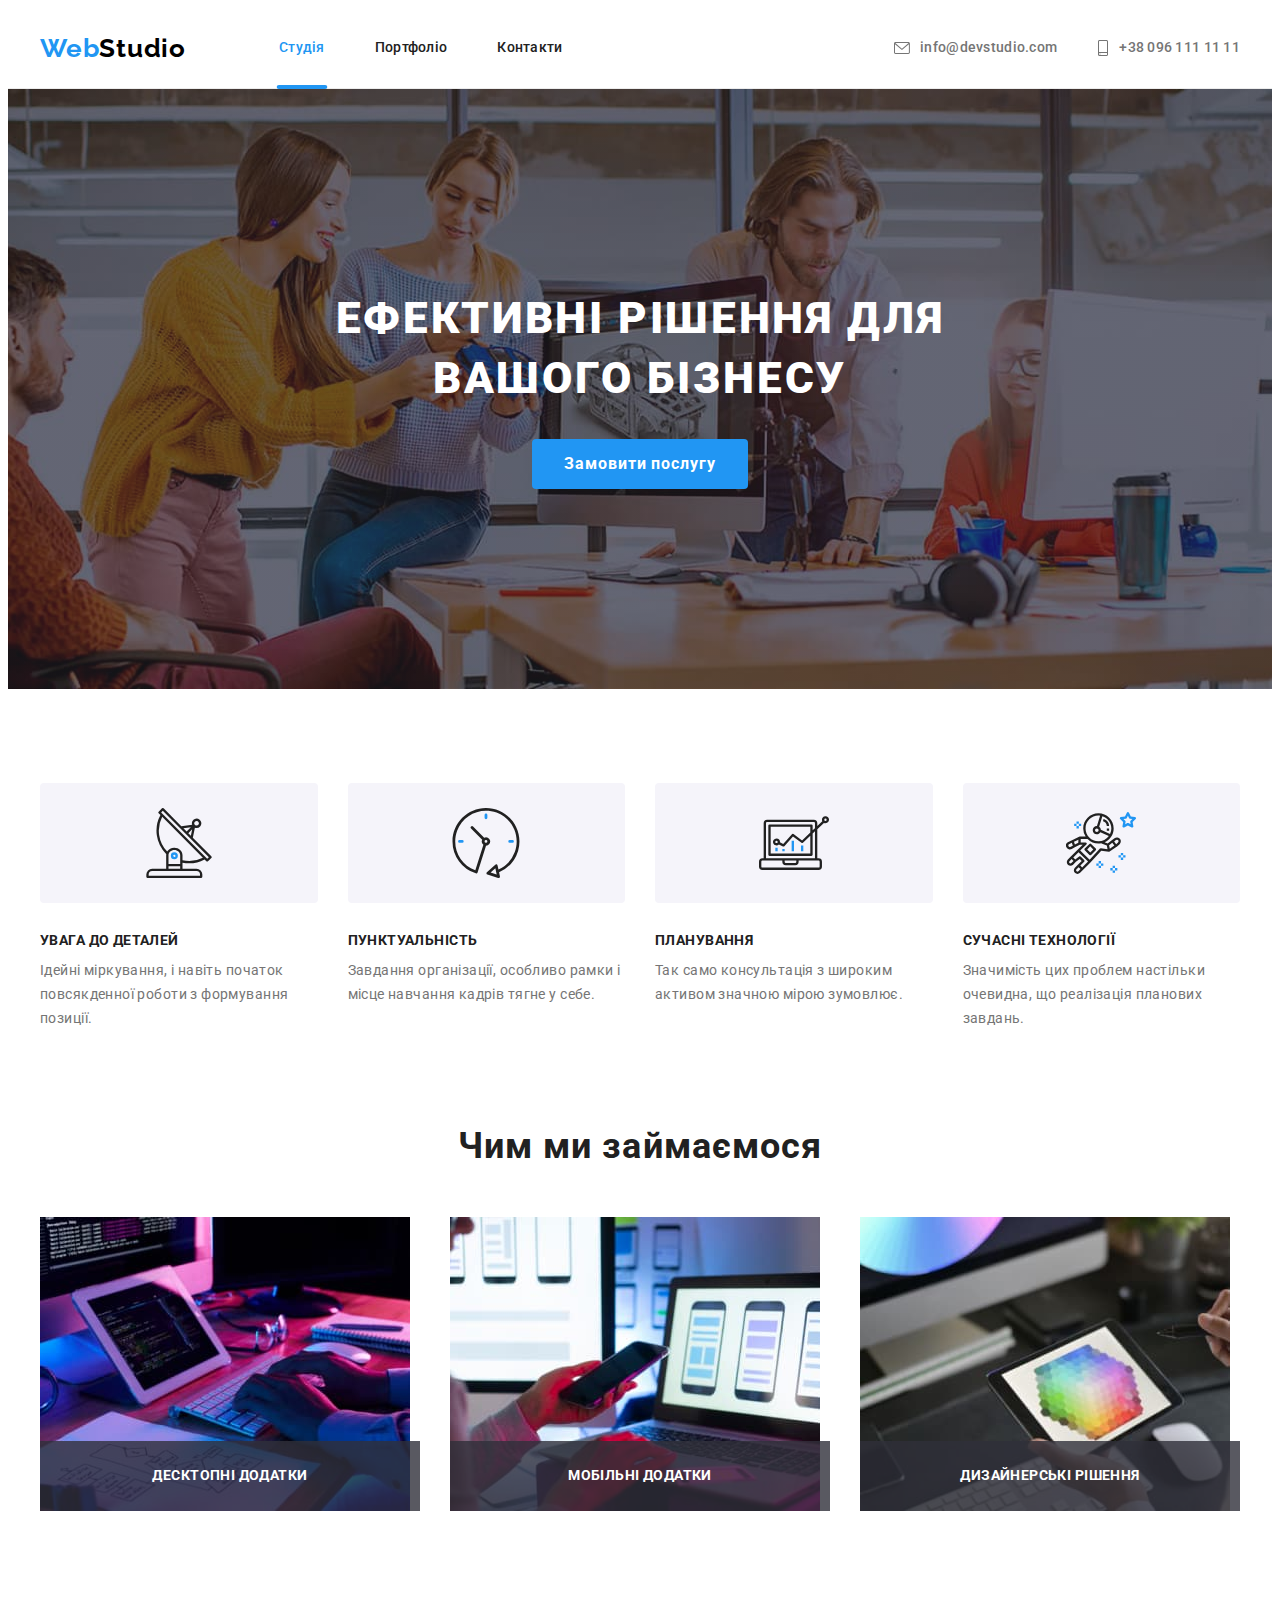
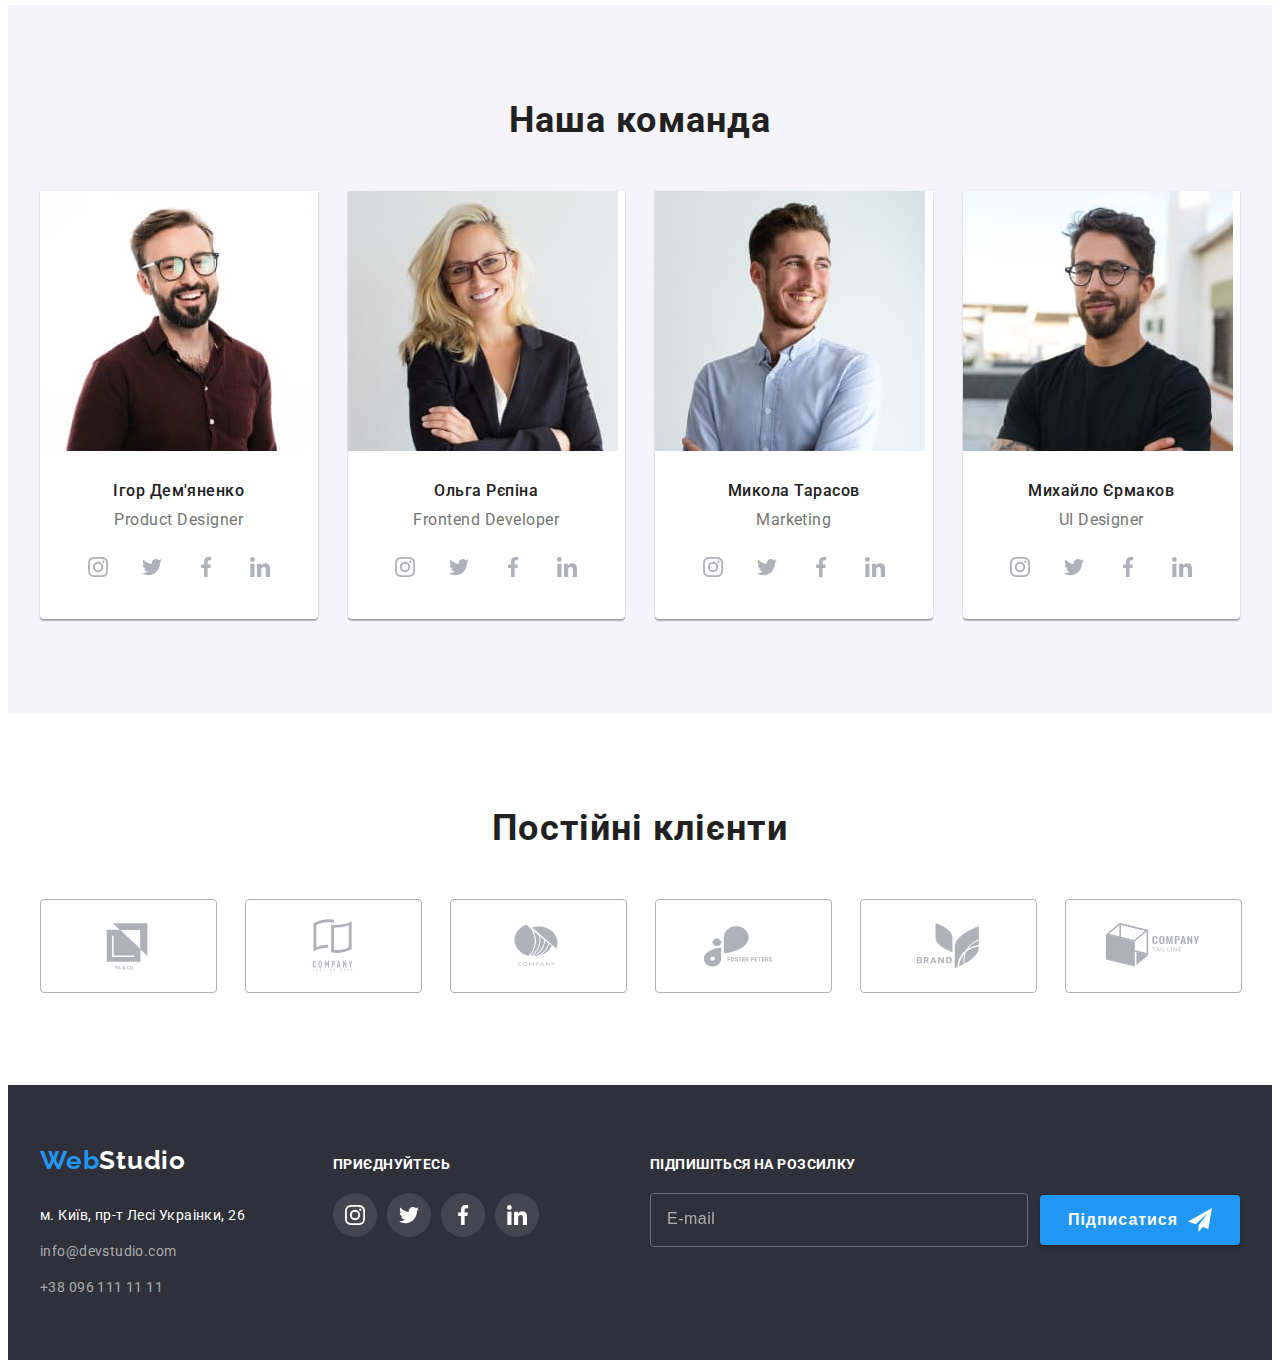
<file: index.html>
<!DOCTYPE html>
<html lang="uk">
  <head>
    <meta charset="UTF-8" />
    <meta http-equiv="X-UA-Compatible" content="IE=edge" />
    <meta name="viewport" content="width=device-width, initial-scale=1.0" />
    <title>Document</title>
    <link rel="preconnect" href="https://fonts.googleapis.com" />
    <link rel="preconnect" href="https://fonts.gstatic.com" crossorigin />
    <link
      href="https://fonts.googleapis.com/css2?family=Raleway:wght@700&family=Roboto:wght@400;500;700;900&display=swap"
      rel="stylesheet"
    />
    <link
      rel="stylesheet"
      href="https://cdnjs.cloudflare.com/ajax/libs/modern-normalize/1.1.0/modern-normalize.min.css"
      integrity="sha512-wpPYUAdjBVSE4KJnH1VR1HeZfpl1ub8YT/NKx4PuQ5NmX2tKuGu6U/JRp5y+Y8XG2tV+wKQpNHVUX03MfMFn9Q=="
      crossorigin="anonymous"
      referrerpolicy="no-referrer"
    />
    <link rel="stylesheet" href="./css/main.min.css" />
  </head>

  <body>
    <header class="page-header">
      <div class="container page-header__container">
        <nav class="navigation">
          <a href="./index.html" class="logo"
            ><span class="logo__accent">Web</span>Studio</a
          >
          <ul class="site-nav page-header__site-nav">
            <li class="site-nav__item">
              <a
                href="./index.html"
                class="site-nav__link--current"
                >Студія</a
              >
            </li>
            <li class="site-nav__item">
              <a href="./portfolio.html" class="site-nav__link">Портфоліо</a>
            </li>
            <li class="site-nav__item">
              <a href="#" class="site-nav__link">Контакти</a>
            </li>
          </ul>
        </nav>
        <ul class="connection-list page-header__connection-list">
          <li class="connection-list__item">
            <a
              href="mailto:info@devstudio.com"
              lang="en"
              class="connection-list__link"
            >
              <svg width="14" height="10" class="connection-list__icon envelope">
                <use href="./images/icons.svg#mail"></use>
              </svg>
              info@devstudio.com
            </a>
          </li>
          <li class="connection-list__item">
            <a href="tel:+380961111111" class="connection-list__link">
              <svg width="10" height="14" class="connection-list__icon phone">
                <use href="./images/icons.svg#phone"></use>
              </svg>
              +38 096 111 11 11
            </a>
          </li>
        </ul>
        <button type="button" class="button-menu" data-menu-open>
          <svg width="40" height="40">
            <use href="./images/icons.svg#open-menu"></use>
          </svg>
        </button>
      </div>
      <div class="mob-menu is-hidden" data-menu>
        <div class="menu-container">
          <div class="menu-container__top">
            <button type="button" class="mob-menu__close" data-menu-close>
              <svg width="40" height="40">
                <use href="./images/icons.svg#close-menu"></use>
              </svg>
            </button>
            <ul class="menu-nav">
              <li class="menu-nav__item">
                <a href="./index.html" class="menu-nav__link">Студія</a>
              </li>
              <li class="menu-nav__item">
                <a href="./portfolio.html" class="menu-nav__link">Портфоліо</a>
              </li>
              <li class="menu-nav__item">
                <a href="#" class="menu-nav__link">Контакти</a>
              </li>
            </ul>
          </div>
          <div class="menu-container__bottom">
            <a href="tel:+380961111111" class="mob-menu__phone">
              +38 096 111 11 11
            </a>
            <a
              href="mailto:info@devstudio.com"
              lang="en"
              class="mob-menu__email"
            >
              info@devstudio.com
            </a>
            <ul class="mob-social">
              <li class="mob-social__item">
                <a href="" target="_blank" class="mob-social__link"
                  >Instagram</a
                >
              </li>
              <li class="mob-social__item">
                <a href="" target="_blank" class="mob-social__link">Twitter</a>
              </li>
              <li class="mob-social__item">
                <a href="" target="_blank" class="mob-social__link">Facebook</a>
              </li>
              <li class="mob-social__item">
                <a href="" target="_blank" class="mob-social__link">LinkedIn</a>
              </li>
            </ul>
          </div>
        </div>
      </div>
    </header>
    <main>
      <!--                                   hero                                -->
      <section class="hero overlay">
        <div class="container">
          <h1 class="hero__title">Ефективні рішення для вашого бізнесу</h1>
          <button type="button" class="hero__button" data-modal-open>
            Замовити послугу
          </button>
        </div>
      </section>
      <!--                        особливість    переваги                        -->
      <section class="section feature">
        <div class="container feature__container">
          <h2 class="section__title visually-hidden">Наші переваги</h2>
          <ul class="benefits-list">
            <li class="benefits-list__item">
              <div class="benefits-list__icon">
                <svg width="70" height="70">
                  <use href="./images/icons.svg#antenna"></use>
                </svg>
              </div>
              <h3 class="benefits-list__title">Увага до деталей</h3>
              <p class="benefits-list__description">
                Ідейні міркування, і навіть початок повсякденної роботи з
                формування позиції.
              </p>
            </li>
            <li class="benefits-list__item">
              <div class="benefits-list__icon">
                <svg width="70" height="70">
                  <use href="./images/icons.svg#clock"></use>
                </svg>
              </div>
              <h3 class="benefits-list__title">Пунктуальність</h3>
              <p class="benefits-list__description">
                Завдання організації, особливо рамки і місце навчання кадрів
                тягне у себе.
              </p>
            </li>
            <li class="benefits-list__item">
              <div class="benefits-list__icon">
                <svg width="70" height="70">
                  <use href="./images/icons.svg#diagram"></use>
                </svg>
              </div>
              <h3 class="benefits-list__title">Планування</h3>
              <p class="benefits-list__description">
                Так само консультація з широким активом значною мірою зумовлює.
              </p>
            </li>
            <li class="benefits-list__item">
              <div class="benefits-list__icon">
                <svg width="70" height="70">
                  <use href="./images/icons.svg#astronaut"></use>
                </svg>
              </div>
              <h3 class="benefits-list__title">Сучасні технології</h3>
              <p class="benefits-list__description">
                Значимість цих проблем настільки очевидна, що реалізація
                планових завдань.
              </p>
            </li>
          </ul>
        </div>
      </section>
      <!--                             що ми робимо                              -->
      <section class="section our-works">
        <div class="container">
          <h2 class="section__title">Чим ми займаємося</h2>
          <ul class="works-list">
            <li class="works-list__item">
              <img
                srcset="
                  ./images/desktop-desktop.jpg            1x,
                  ./images/desktop-desktop@2x.jpg 2x
                "
                src="./images/desktop-desktop.jpg"
                media="(min-width: 1200px)"
                alt="розробка програм"
                width="370"
                height="294"
                class="works-list__picture"
              />
              <div class="works-list__thumb">
                <p class="works-list__direction">Десктопні додатки</p>
              </div>
            </li>
            <li class="works-list__item">
              <img
                srcset="
                  ./images/mobile-desktop.jpg            1x,
                  ./images/mobile-desktop@2x.jpg 2x
                "
                src="./images/mobile-desktop.jpg"
                alt="створення мобільних додатків"
                width="370"
                height="294"
                class="works-list__picture"
              />
              <div class="works-list__thumb">
                <p class="works-list__direction">Мобільні додатки</p>
              </div>
            </li>
            <li class="works-list__item">
              <img
              srcset="
              ./images/design-desktop.jpg            1x,
              ./images/design-desktop@2x.jpg 2x
            "
              src="./images/design-desktop.jpg"
              alt="розробка дизайну"
              width="370"
              height="294"
              class="works-list__picture"
            />
              <div class="works-list__thumb">
                <p class="works-list__direction">Дизайнерські рішення</p>
              </div>
            </li>
          </ul>
        </div>
      </section>
      <!--                                команда                         -->
      <section class="section our-team">
        <div class="container our-team__container">
          <h2 class="section__title">Наша команда</h2>
          <ul class="team-list">
            <li class="team-list__card">
              <picture>
                <source
                  srcset="
                    ./images/product-designer-desktop.jpg    1x,
                    ./images/product-designer-desktop@2x.jpg 2x
                  "
                  media="(min-width: 1200px)"
                />
                <source
                  srcset="
                    ./images/product-designer-tablet.jpg    1x,
                    ./images/product-designer-tablet@2x.jpg 2x
                  "
                  media="(min-width: 768px)"
                />
                <source
                  srcset="
                    ./images/product-designer-mobile.jpg    1x,
                    ./images/product-designer-mobile@2x.jpg 2x
                  "
                  media="(max-width: 767px)"
                />
                <img
                  src="./images/product-designer-mobile.jpg"
                  alt="на фото посміхається хлопець в коричневій рубашці та окулярах"
                  class="team-list__photo"
                />
              </picture>

              <div class="team-list__container">
                <h3 class="team-list__name">Ігор Дем'яненко</h3>
                <p lang="en" class="team-list__specialization">
                  Product Designer
                </p>
                <ul class="social-list">
                  <li class="social-list__item">
                    <a href="" target="_blank" class="social-list__link">
                      <svg width="20" height="20">
                        <use href="./images/icons.svg#instagram"></use>
                      </svg>
                    </a>
                  </li>
                  <li class="social-list__item">
                    <a href="" target="_blank" class="social-list__link">
                      <svg width="20" height="20">
                        <use href="./images/icons.svg#twitter"></use>
                      </svg>
                    </a>
                  </li>
                  <li class="social-list__item">
                    <a href="" target="_blank" class="social-list__link">
                      <svg width="20" height="20">
                        <use href="./images/icons.svg#facebook"></use>
                      </svg>
                    </a>
                  </li>
                  <li class="social-list__item">
                    <a href="" target="_blank" class="social-list__link">
                      <svg width="20" height="20">
                        <use href="./images/icons.svg#linkedin"></use>
                      </svg>
                    </a>
                  </li>
                </ul>
              </div>
            </li>
            <li class="team-list__card">
              <picture>
                <source
                  srcset="
                    ./images/frontend-developer-desktop.jpg    1x,
                    ./images/frontend-developer-desktop@2x.jpg 2x
                  "
                  media="(min-width: 1200px)"
                />
                <source
                  srcset="
                    ./images/frontend-developer-tablet.jpg    1x,
                    ./images/frontend-developer-tablet@2x.jpg 2x
                  "
                  media="(min-width: 768px)"
                />
                <source
                  srcset="
                    ./images/frontend-developer-mobile.jpg    1x,
                    ./images/frontend-developer-mobile@2x.jpg 2x
                  "
                  media="(max-width: 767px)"
                />
                <img
                  src="./images/frontend-developer-mobile.jpg"
                  alt="на фото задоволена та стильно одягнена білявка в окулярах"
                  class="team-list__photo"
                />
              </picture>
              <div class="team-list__container">
                <h3 class="team-list__name">Ольга Рєпіна</h3>
                <p lang="en" class="team-list__specialization">
                  Frontend Developer
                </p>
                <ul class="social-list">
                  <li class="social-list__item">
                    <a href="" target="_blank" class="social-list__link">
                      <svg width="20" height="20">
                        <use href="./images/icons.svg#instagram"></use>
                      </svg>
                    </a>
                  </li>
                  <li class="social-list__item">
                    <a href="" target="_blank" class="social-list__link">
                      <svg width="20" height="20">
                        <use href="./images/icons.svg#twitter"></use>
                      </svg>
                    </a>
                  </li>
                  <li class="social-list__item">
                    <a href="" target="_blank" class="social-list__link">
                      <svg width="20" height="20">
                        <use href="./images/icons.svg#facebook"></use>
                      </svg>
                    </a>
                  </li>
                  <li class="social-list__item">
                    <a href="" target="_blank" class="social-list__link">
                      <svg width="20" height="20">
                        <use href="./images/icons.svg#linkedin"></use>
                      </svg>
                    </a>
                  </li>
                </ul>
              </div>
            </li>
            <li class="team-list__card">
              <picture>
                <source
                  srcset="
                    ./images/marketing-desktop.jpg    1x,
                    ./images/marketing-desktop@2x.jpg 2x
                  "
                  media="(min-width: 1200px)"
                />
                <source
                  srcset="
                    ./images/marketing-tablet.jpg    1x,
                    ./images/marketing-tablet@2x.jpg 2x
                  "
                  media="(min-width: 768px)"
                />
                <source
                  srcset="
                    ./images/marketing-mobile.jpg    1x,
                    ./images/marketing-mobile@2x.jpg 2x
                  "
                  media="(max-width: 767px)"
                />
                <img
                  src="./images/marketing-mobile.jpg"
                  alt="на фото посміхається хлопець у світлій сорочці"
                  class="team-list__photo"
                />
              </picture>

              <div class="team-list__container">
                <h3 class="team-list__name">Микола Тарасов</h3>
                <p lang="en" class="team-list__specialization">Marketing</p>
                <ul class="social-list">
                  <li class="social-list__item">
                    <a href="" target="_blank" class="social-list__link">
                      <svg width="20" height="20">
                        <use href="./images/icons.svg#instagram"></use>
                      </svg>
                    </a>
                  </li>
                  <li class="social-list__item">
                    <a href="" target="_blank" class="social-list__link">
                      <svg width="20" height="20">
                        <use href="./images/icons.svg#twitter"></use>
                      </svg>
                    </a>
                  </li>
                  <li class="social-list__item">
                    <a href="" target="_blank" class="social-list__link">
                      <svg width="20" height="20">
                        <use href="./images/icons.svg#facebook"></use>
                      </svg>
                    </a>
                  </li>
                  <li class="social-list__item">
                    <a href="" target="_blank" class="social-list__link">
                      <svg width="20" height="20">
                        <use href="./images/icons.svg#linkedin"></use>
                      </svg>
                    </a>
                  </li>
                </ul>
              </div>
            </li>
            <li class="team-list__card">
              <picture>
                <source
                  srcset="
                    ./images/ui-designer-desktop.jpg    1x,
                    ./images/ui-designer-desktop@2x.jpg 2x
                  "
                  media="(min-width: 1200px)"
                />
                <source
                  srcset="
                    ./images/ui-designer-tablet.jpg    1x,
                    ./images/ui-designer-tablet@2x.jpg 2x
                  "
                  media="(min-width: 768px)"
                />
                <source
                  srcset="
                    ./images/ui-designer-mobile.jpg    1x,
                    ./images/ui-designer-mobile@2x.jpg 2x
                  "
                  media="(max-width: 767px)"
                />
                <img
                  src="./images/ui-designer-mobile.jpg"
                  alt="на фото хлопець у чорній футболці та окулярах з загадковим поглядом"
                  class="team-list__photo"
                />
              </picture>

              <div class="team-list__container">
                <h3 class="team-list__name">Михайло Єрмаков</h3>
                <p lang="en" class="team-list__specialization">UI Designer</p>
                <ul class="social-list">
                  <li class="social-list__item">
                    <a href="" target="_blank" class="social-list__link">
                      <svg width="20" height="20">
                        <use href="./images/icons.svg#instagram"></use>
                      </svg>
                    </a>
                  </li>
                  <li class="social-list__item">
                    <a href="" target="_blank" class="social-list__link">
                      <svg width="20" height="20">
                        <use href="./images/icons.svg#twitter"></use>
                      </svg>
                    </a>
                  </li>
                  <li class="social-list__item">
                    <a href="" target="_blank" class="social-list__link">
                      <svg width="20" height="20">
                        <use href="./images/icons.svg#facebook"></use>
                      </svg>
                    </a>
                  </li>
                  <li class="social-list__item">
                    <a href="" target="_blank" class="social-list__link">
                      <svg width="20" height="20">
                        <use href="./images/icons.svg#linkedin"></use>
                      </svg>
                    </a>
                  </li>
                </ul>
              </div>
            </li>
          </ul>
        </div>
      </section>

      <!--                             постійні клієнти                   -->

      <section class="section">
        <div class="container">
          <h2 class="section__title">Постійні клієнти</h2>
          <ul class="client-list">
            <li class="client-list__item">
              <a href="" class="client-list__link">
                <svg width="106" height="60">
                  <use href="./images/icons.svg#yaco"></use>
                </svg>
              </a>
            </li>
            <li class="client-list__item">
              <a href="" class="client-list__link">
                <svg width="106" height="60">
                  <use href="./images/icons.svg#tagline-here"></use>
                </svg>
              </a>
            </li>
            <li class="client-list__item">
              <a href="" class="client-list__link">
                <svg width="106" height="60">
                  <use href="./images/icons.svg#company"></use>
                </svg>
              </a>
            </li>
            <li class="client-list__item">
              <a href="" class="client-list__link">
                <svg width="106" height="60">
                  <use href="./images/icons.svg#foster-peters"></use>
                </svg>
              </a>
            </li>
            <li class="client-list__item">
              <a href="" class="client-list__link">
                <svg width="106" height="60">
                  <use href="./images/icons.svg#brand"></use>
                </svg>
              </a>
            </li>
            <li class="client-list__item">
              <a href="" class="client-list__link">
                <svg width="106" height="60">
                  <use href="./images/icons.svg#tag-line"></use>
                </svg>
              </a>
            </li>
          </ul>
        </div>
      </section>
    </main>

    <!--                                    футер                         -->

    <footer class="page-footer">
      <div class="container page-footer__container">
        <div class="page-footer__contacts">
          <a href="./index.html" class="logo logo--white"
            ><span class="logo__accent">Web</span>Studio</a
          >
          <address class="page-footer__our-contacts">
            <ul class="contacts-list">
              <li class="contacts-list__item">
                <a
                  href="https://goo.gl/maps/CPtrU1FHBa2aNyZL9"
                  target="_blank"
                  rel="noopener noreferrer nofollow"
                  class="contacts-list__link contacts-list__link--highlighter"
                  >м. Київ, пр-т Лесі Украінки, 26</a
                >
              </li>
              <li class="contacts-list__item">
                <a
                  href="mailto:info@devstudio.com"
                  lang="en"
                  class="contacts-list__link"
                  >info@devstudio.com</a
                >
              </li>
              <li class="contacts-list__item">
                <a href="tel:+380961111111" class="contacts-list__link"
                  >+38 096 111 11 11</a
                >
              </li>
            </ul>
          </address>
        </div>

        <div class="page-footer__join">
          <span class="page-footer__proposal">приєднуйтесь</span>
          <ul class="social-list">
            <li class="social-list__item">
              <a
                href=""
                target="_blank"
                class="social-list__link social-list__link--dark"
              >
                <svg width="20" height="20">
                  <use href="./images/icons.svg#instagram"></use>
                </svg>
              </a>
            </li>
            <li class="social-list__item">
              <a
                href=""
                target="_blank"
                class="social-list__link social-list__link--dark"
              >
                <svg width="20" height="20">
                  <use href="./images/icons.svg#twitter"></use>
                </svg>
              </a>
            </li>
            <li class="social-list__item">
              <a
                href=""
                target="_blank"
                class="social-list__link social-list__link--dark"
              >
                <svg width="20" height="20">
                  <use href="./images/icons.svg#facebook"></use>
                </svg>
              </a>
            </li>
            <li class="social-list__item">
              <a
                href=""
                target="_blank"
                class="social-list__link social-list__link--dark"
              >
                <svg width="20" height="20">
                  <use href="./images/icons.svg#linkedin"></use>
                </svg>
              </a>
            </li>
          </ul>
        </div>

        <div class="page-footer__subscribe">
          <span class="page-footer__proposal">підпишіться на розсилку</span>
          <form class="form-subscribe">
            <input
              type="email"
              name="e-mail"
              aria-label="email"
              placeholder="E-mail"
              class="form-subscribe__input"
            />
            <button type="submit" class="form-subscribe__button">
              підписатися
              <svg width="24" height="24">
                <use href="./images/icons.svg#icon-send"></use>
              </svg>
            </button>
          </form>
        </div>
      </div>
    </footer>

    <!--                           бекдроп та модальне вікно              -->

    <div class="backdrop is-hidden" data-modal>
      <div class="modal">
        <button type="button" class="modal__close" data-modal-close>
          <svg width="18" height="18">
            <use href="./images/icons.svg#close"></use>
          </svg>
        </button>

        <!--                          форма модального вікна              -->

        <form class="order-form">
          <p class="order-form__title">
            Залиште свої дані, ми вам передзвонимо
          </p>
          <div class="order-form__group">
            <div class="order-form__item">
              <label for="user-name" class="order-form__label">Ім'я</label>
              <div class="order-form__thumb">
                <input
                  type="text"
                  name="name"
                  id="user-name"
                  class="order-form__input"
                />
                <svg width="18" height="18" class="order-form__icon">
                  <use href="./images/icons.svg#icon-person"></use>
                </svg>
              </div>
            </div>
            <div class="order-form__item">
              <label for="user-tel" class="order-form__label">Телефон</label>
              <div class="order-form__thumb">
                <input
                  type="tel"
                  name="phone"
                  id="user-tel"
                  class="order-form__input"
                />
                <svg width="18" height="18" class="order-form__icon">
                  <use href="./images/icons.svg#icon-phone"></use>
                </svg>
              </div>
            </div>
            <div class="order-form__item">
              <label for="user-email" class="order-form__label">Пошта</label>
              <div class="order-form__thumb">
                <input
                  type="email"
                  name="e-mail"
                  id="user-email"
                  class="order-form__input"
                />
                <svg width="18" height="18" class="order-form__icon">
                  <use href="./images/icons.svg#icon-email"></use>
                </svg>
              </div>
            </div>
            <div class="order-form__item">
              <label for="user-comment" class="order-form__label"
                >Коментар</label
              >
              <textarea
                name="comment"
                id="user-comment"
                placeholder="Введіть текст"
                class="order-form__input order-form__input--comment"
              ></textarea>
            </div>
          </div>
          <div class="rules">
            <input
              type="checkbox"
              name="accept"
              value="accept"
              id="accept"
              class="rules__accept visually-hidden"
            />
            <label for="accept" class="rules__description">
              <span class="rules__checkbox">
                <svg width="16" height="15">
                  <use href="./images/icons.svg#icon-accept"></use>
                </svg>
              </span>
              <span>
                Погоджуюся з розсилкою та приймаю
              <a href="#" class="rules__contract">Умови договору</a>
              </span>
            </label>
          </div>
          <button type="submit" class="order-form__submit">Відправити</button>
        </form>
      </div>
    </div>
    <script src="./js/mobile-menu.js"></script>
    <script src="./js/modal.js"></script>
  </body>
</html>
</file>
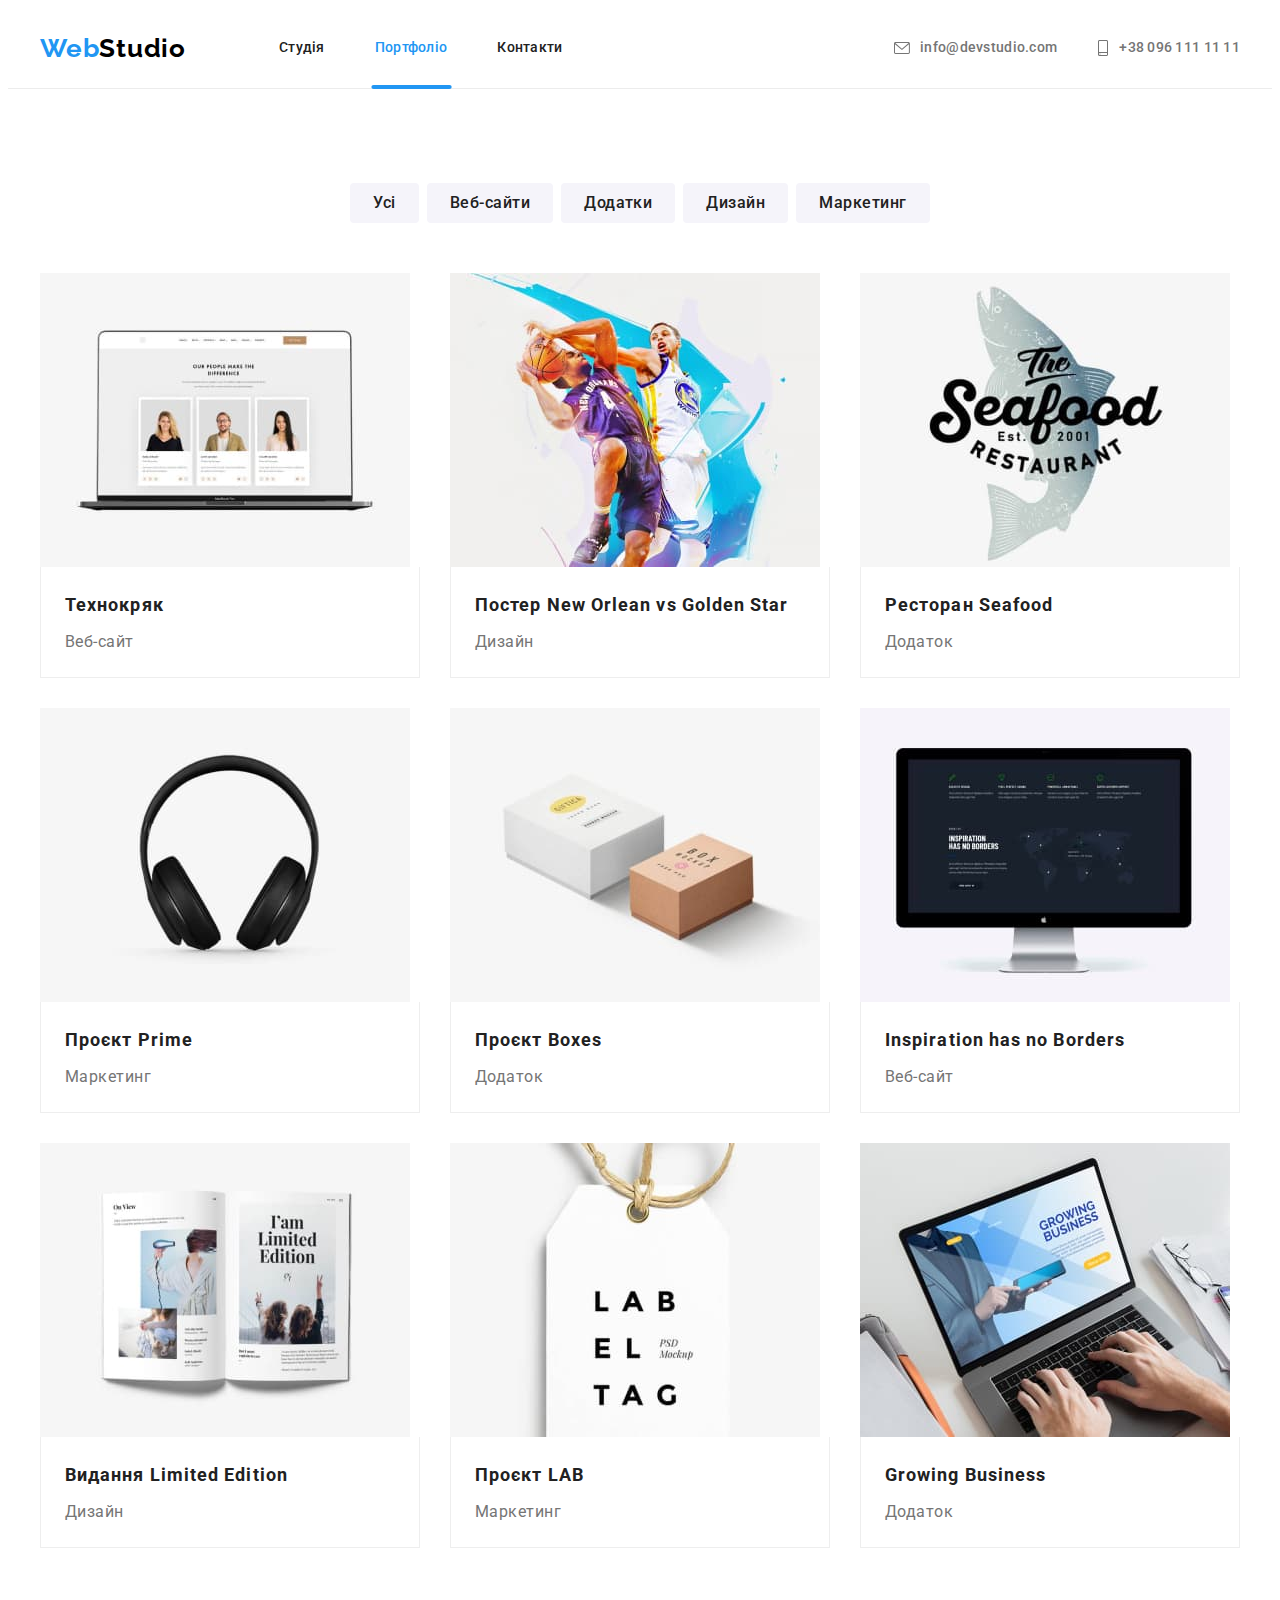
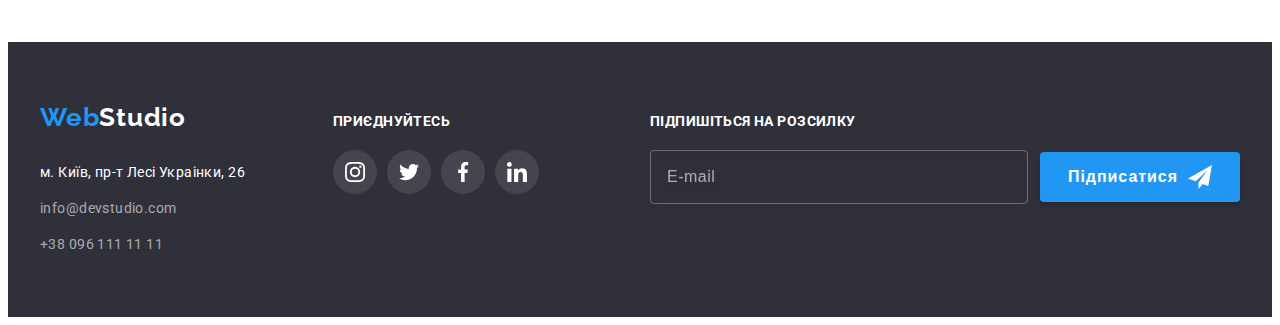
<file: portfolio.html>
<!DOCTYPE html>
<html lang="uk">
  <head>
    <meta charset="UTF-8" />
    <meta http-equiv="X-UA-Compatible" content="IE=edge" />
    <meta name="viewport" content="width=device-width, initial-scale=1.0" />
    <title>Portfolio</title>
    <link rel="preconnect" href="https://fonts.googleapis.com" />
    <link rel="preconnect" href="https://fonts.gstatic.com" crossorigin />
    <link
      href="https://fonts.googleapis.com/css2?family=Raleway:wght@700&family=Roboto:wght@400;500;700;900&display=swap"
      rel="stylesheet"
    />
    <link
      rel="stylesheet"
      href="https://cdnjs.cloudflare.com/ajax/libs/modern-normalize/1.1.0/modern-normalize.min.css"
      integrity="sha512-wpPYUAdjBVSE4KJnH1VR1HeZfpl1ub8YT/NKx4PuQ5NmX2tKuGu6U/JRp5y+Y8XG2tV+wKQpNHVUX03MfMFn9Q=="
      crossorigin="anonymous"
      referrerpolicy="no-referrer"
    />
    <link rel="stylesheet" href="./css/main.min.css" />
  </head>

  <body>
  <header class="page-header">
    <div class="container page-header__container">
      <nav class="navigation">
        <a href="./index.html" class="logo"><span class="logo__accent">Web</span>Studio</a>
        <ul class="site-nav page-header__site-nav">
          <li class="site-nav__item">
            <a href="./index.html" class="site-nav__link">Студія</a>
          </li>
          <li class="site-nav__item">
            <a href="./portfolio.html" class="site-nav__link--current">Портфоліо</a>
          </li>
          <li class="site-nav__item">
            <a href="#" class="site-nav__link">Контакти</a>
          </li>
        </ul>
      </nav>
      <ul class="connection-list page-header__connection-list">
        <li class="connection-list__item">
          <a href="mailto:info@devstudio.com" lang="en" class="connection-list__link">
            <svg width="14" height="10" class="connection-list__icon envelope">
              <use href="./images/icons.svg#mail"></use>
            </svg>
            info@devstudio.com
          </a>
        </li>
        <li class="connection-list__item">
          <a href="tel:+380961111111" class="connection-list__link">
            <svg width="10" height="14" class="connection-list__icon phone">
              <use href="./images/icons.svg#phone"></use>
            </svg>
            +38 096 111 11 11
          </a>
        </li>
      </ul>
      <button type="button" class="button-menu" data-menu-open>
        <svg width="40" height="40">
          <use href="./images/icons.svg#open-menu"></use>
        </svg>
      </button>
    </div>
    <div class="mob-menu is-hidden" data-menu>
      <div class="menu-container">
        <div class="menu-container__top">
          <button type="button" class="mob-menu__close" data-menu-close>
            <svg width="40" height="40">
              <use href="./images/icons.svg#close-menu"></use>
            </svg>
          </button>
          <ul class="menu-nav">
            <li class="menu-nav__item">
              <a href="./index.html" class="menu-nav__link">Студія</a>
            </li>
            <li class="menu-nav__item">
              <a href="./portfolio.html" class="menu-nav__link">Портфоліо</a>
            </li>
            <li class="menu-nav__item">
              <a href="#" class="menu-nav__link">Контакти</a>
            </li>
          </ul>
        </div>
        <div class="menu-container__bottom">
          <a href="tel:+380961111111" class="mob-menu__phone">
            +38 096 111 11 11
          </a>
          <a href="mailto:info@devstudio.com" lang="en" class="mob-menu__email">
            info@devstudio.com
          </a>
          <ul class="mob-social">
            <li class="mob-social__item">
              <a href="" target="_blank" class="mob-social__link">Instagram</a>
            </li>
            <li class="mob-social__item">
              <a href="" target="_blank" class="mob-social__link">Twitter</a>
            </li>
            <li class="mob-social__item">
              <a href="" target="_blank" class="mob-social__link">Facebook</a>
            </li>
            <li class="mob-social__item">
              <a href="" target="_blank" class="mob-social__link">LinkedIn</a>
            </li>
          </ul>
        </div>
      </div>
    </div>
  </header>
    <main>
      <section class="section our-portfolio">
        <div class="container">
          <h1 class="section-title visually-hidden">Наші проєкти</h1>
          <ul class="filter our-portfolio__filter">
            <li class="filter__item">
              <button type="button" class="filter__button">Усі</button>
            </li>
            <li class="filter__item">
              <button type="button" class="filter__button">Веб-сайти</button>
            </li>
            <li class="filter__item">
              <button type="button" class="filter__button">Додатки</button>
            </li>
            <li class="filter__item">
              <button type="button" class="filter__button">Дизайн</button>
            </li>
            <li class="filter__item">
              <button type="button" class="filter__button">Маркетинг</button>
            </li>
          </ul>
          <ul class="portfolio">
            <li class="portfolio__card">
              <a href="" class="portfolio__link">
                <div class="portfolio__thumb">
                  <picture>
                    <source srcset="
                          ./images/tehnokriak-desk.jpg    1x,
                          ./images/tehnokriak-desk@2x.jpg 2x
                           " media="(min-width: 1200px)" />
                    <source srcset="
                        ./images/tehnokriak-tab.jpg    1x,
                        ./images/tehnokriak-tab@2x.jpg 2x
                           " media="(min-width: 768px)" />
                    <source srcset="
                        ./images/tehnokriak-mob.jpg    1x,
                        ./images/tehnokriak-mob@2x.jpg 2x
                           " media="(max-width: 767px)" />
                   <img
                      src="./images/tehnokriak-mob.jpg"
                      alt="на фото відкритий ноутбук на якому зображено дві жінки та чоловік"
                      class="portfolio__picture"
                    />
                  </picture>
                  <p class="portfolio__description">
                    Ресурс пропонує комплексні пропозиції з різним рівнем
                    функціоналу та сервісів. Все це дозволить відвідувачу
                    отримати вичерпні відомості про компанію чи приватну особу.
                  </p>
                </div>
                <div class="portfolio__container">
                  <h2 class="portfolio__project">Технокряк</h2>
                  <p class="portfolio__category">Веб-сайт</p>
                </div>
              </a>
            </li>
            <li class="portfolio__card">
              <a href="" class="portfolio__link">
                <div class="portfolio__thumb">
                  <picture>
                    <source srcset="
                            ./images/poster-new-orlean-vs-golden-star-desk.jpg    1x,
                            ./images/poster-new-orlean-vs-golden-star-desk@2x.jpg 2x
                          " media="(min-width: 1200px)" />
                    <source srcset="
                          ./images/poster-new-orlean-vs-golden-star-tab.jpg    1x,
                          ./images/poster-new-orlean-vs-golden-star-tab@2x.jpg 2x
                          " media="(min-width: 768px)" />
                    <source srcset="
                          ./images/poster-new-orlean-vs-golden-star-mob.jpg    1x,
                          ./images/poster-new-orlean-vs-golden-star-mob@2x.jpg 2x
                          " media="(max-width: 767px)" />
                    <img src="./images/poster-new-orlean-vs-golden-star-mob.jpg" alt="на фото зображено постер з двома баскетболістами"
                      class="portfolio__picture" />
                  </picture>
                  <p class="portfolio__description">
                    Ресурс пропонує комплексні пропозиції з різним рівнем
                    функціоналу та сервісів. Все це дозволить відвідувачу
                    отримати вичерпні відомості про компанію чи приватну особу.
                  </p>
                </div>
                <div class="portfolio__container">
                  <h2 class="portfolio__project">
                    Постер New Orlean vs Golden Star
                  </h2>
                  <p class="portfolio__category">Дизайн</p>
                </div>
              </a>
            </li>
            <li class="portfolio__card">
              <a href="" class="portfolio__link">
                <div class="portfolio__thumb">
                  <picture>
                    <source srcset="
                          ./images/restaurant-seafood-desk.jpg    1x,
                          ./images/restaurant-seafood-desk@2x.jpg 2x
                         " media="(min-width: 1200px)" />
                    <source srcset="
                        ./images/restaurant-seafood-tab.jpg    1x,
                        ./images/restaurant-seafood-tab@2x.jpg 2x
                         " media="(min-width: 768px)" />
                    <source srcset="
                        ./images/restaurant-seafood-mob.jpg    1x,
                        ./images/restaurant-seafood-mob@2x.jpg 2x
                         " media="(max-width: 767px)" />
                     <img src="./images/restaurant-seafood-mob.jpg " 
                          alt="на фото зображено рибу та назву ресторану" 
                          class="portfolio__picture" />
                  </picture>
                  <p class="portfolio__description">
                    Ресурс пропонує комплексні пропозиції з різним рівнем
                    функціоналу та сервісів. Все це дозволить відвідувачу
                    отримати вичерпні відомості про компанію чи приватну особу.
                  </p>
                </div>
                <div class="portfolio__container">
                  <h2 class="portfolio__project">Ресторан Seafood</h2>
                  <p class="portfolio__category">Додаток</p>
                </div>
              </a>
            </li>
            <li class="portfolio__card">
              <a href="" class="portfolio__link">
                <div class="portfolio__thumb">
                  <picture>
                    <source srcset="
                          ./images/project-prime-desk.jpg    1x,
                          ./images/project-prime-desk@2x.jpg 2x
                          " media="(min-width: 1200px)" />
                    <source srcset="
                          ./images/project-prime-tab.jpg    1x,
                          ./images/project-prime-tab@2x.jpg 2x
                          " media="(min-width: 768px)" />
                    <source srcset="
                          ./images/project-prime-mob.jpg    1x,
                          ./images/project-prime-mob@2x.jpg 2x
                          " media="(max-width: 767px)" />
                    <img src="./images/project-prime-mob.jpg" 
                         alt="на фото зображені бездротові навушники" 
                         class="portfolio__picture" />
                  </picture>
                  <p class="portfolio__description">
                    Ресурс пропонує комплексні пропозиції з різним рівнем
                    функціоналу та сервісів. Все це дозволить відвідувачу
                    отримати вичерпні відомості про компанію чи приватну особу.
                  </p>
                </div>
                <div class="portfolio__container">
                  <h2 class="portfolio__project">Проєкт Prime</h2>
                  <p class="portfolio__category">Маркетинг</p>
                </div>
              </a>
            </li>
            <li class="portfolio__card">
              <a href="" class="portfolio__link">
                <div class="portfolio__thumb">
                  <picture>
                    <source srcset="
                      ./images/project-boxes-desk.jpg    1x,
                      ./images/project-boxes-desk@2x.jpg 2x
                      " media="(min-width: 1200px)" />
                    <source srcset="
                      ./images/project-boxes-tab.jpg    1x,
                      ./images/project-boxes-tab@2x.jpg 2x
                       " media="(min-width: 768px)" />
                    <source srcset="
                      ./images/project-boxes-mob.jpg    1x,
                      ./images/project-boxes-mob@2x.jpg 2x
                      " media="(max-width: 767px)" />
                    <img src="./images/project-boxes-mob.jpg" alt="на фото зображено біла і коричнева коробки" class="portfolio__picture" />
                  </picture>
                  <p class="portfolio__description">
                    Ресурс пропонує комплексні пропозиції з різним рівнем
                    функціоналу та сервісів. Все це дозволить відвідувачу
                    отримати вичерпні відомості про компанію чи приватну особу.
                  </p>
                </div>
                <div class="portfolio__container">
                  <h2 class="portfolio__project">Проєкт Boxes</h2>
                  <p class="portfolio__category">Додаток</p>
                </div>
              </a>
            </li>
            <li class="portfolio__card">
              <a href="" class="portfolio__link">
                <div class="portfolio__thumb">
                  <picture>
                    <source srcset="
                          ./images/inspiration-has-no-borders-desk.jpg    1x,
                          ./images/inspiration-has-no-borders-desk@2x.jpg 2x
                          " media="(min-width: 1200px)" />
                    <source srcset="
                          ./images/inspiration-has-no-borders-tab.jpg    1x,
                          ./images/inspiration-has-no-borders-tab@2x.jpg 2x
                          " media="(min-width: 768px)" />
                    <source srcset="
                          ./images/inspiration-has-no-borders-mob.jpg    1x,
                          ./images/inspiration-has-no-borders-mob@2x.jpg 2x
                          " media="(max-width: 767px)" />
                    <img src="./images/inspiration-has-no-borders-mob.jpg" alt="на фото монітор apple на якому зображено карту світу"
                      class="portfolio__picture" />
                  </picture>
                  <p class="portfolio__description">
                    Ресурс пропонує комплексні пропозиції з різним рівнем
                    функціоналу та сервісів. Все це дозволить відвідувачу
                    отримати вичерпні відомості про компанію чи приватну особу.
                  </p>
                </div>
                <div class="portfolio__container">
                  <h2 class="portfolio__project">Inspiration has no Borders</h2>
                  <p class="portfolio__category">Веб-сайт</p>
                </div>
              </a>
            </li>
            <li class="portfolio__card">
              <a href="" class="portfolio__link">
                <div class="portfolio__thumb">
                  <picture>
                    <source srcset="
                              ./images/publishing-house-limited-edition-desk.jpg    1x,
                              ./images/publishing-house-limited-edition-desk@2x.jpg 2x
                           " media="(min-width: 1200px)" />
                    <source srcset="
                             ./images/publishing-house-limited-edition-tab.jpg    1x,
                             ./images/publishing-house-limited-edition-tab@2x.jpg 2x
                           " media="(min-width: 768px)" />
                    <source srcset="
                             ./images/publishing-house-limited-edition-mob.jpg    1x,
                             ./images/publishing-house-limited-edition-mob@2x.jpg 2x
                           " media="(max-width: 767px)" />
                    <img src="./images/publishing-house-limited-edition-mob.jpg" alt="на фото відкрита книга"
                      class="portfolio__picture" />
                  </picture>
                  <p class="portfolio__description">
                    Ресурс пропонує комплексні пропозиції з різним рівнем
                    функціоналу та сервісів. Все це дозволить відвідувачу
                    отримати вичерпні відомості про компанію чи приватну особу.
                  </p>
                </div>
                <div class="portfolio__container">
                  <h2 class="portfolio__project">Видання Limited Edition</h2>
                  <p class="portfolio__category">Дизайн</p>
                </div>
              </a>
            </li>
            <li class="portfolio__card">
              <a href="" class="portfolio__link">
                <div class="portfolio__thumb">
                  <picture>
                    <source srcset="
                               ./images/project-lab-desk.jpg    1x,
                               ./images/project-lab-desk@2x.jpg 2x
                           " media="(min-width: 1200px)" />
                    <source srcset="
                             ./images/project-lab-tab.jpg    1x,
                             ./images/project-lab-tab@2x.jpg 2x
                           " media="(min-width: 768px)" />
                    <source srcset="
                             ./images/project-lab-mob.jpg    1x,
                             ./images/project-lab-mob@2x.jpg 2x
                           " media="(max-width: 767px)" />
                  <img src="./images/project-lab-mob.jpg" alt="на фото зображена паперова лейба з написом LAB EL TAG"
                    class="portfolio__picture" />
                  </picture>
                  <p class="portfolio__description">
                    Ресурс пропонує комплексні пропозиції з різним рівнем
                    функціоналу та сервісів. Все це дозволить відвідувачу
                    отримати вичерпні відомості про компанію чи приватну особу.
                  </p>
                </div>
                <div class="portfolio__container">
                  <h2 class="portfolio__project">Проєкт LAB</h2>
                  <p class="portfolio__category">Маркетинг</p>
                </div>
              </a>
            </li>
            <li class="portfolio__card">
              <a href="" class="portfolio__link">
                <div class="portfolio__thumb">
                  <picture>
                    <source srcset="
                              ./images/growing-business-desk.jpg    1x,
                              ./images/growing-business-desk@2x.jpg 2x
                          " media="(min-width: 1200px)" />
                    <source srcset="
                            ./images/growing-business-tab.jpg    1x,
                            ./images/growing-business-tab@2x.jpg 2x
                          " media="(min-width: 768px)" />
                    <source srcset="
                            ./images/growing-business-mob.jpg    1x,
                            ./images/growing-business-mob@2x.jpg 2x
                          " media="(max-width: 767px)" />
                    <img src="./images/growing-business-mob.jpg" alt="на фото ноутбук на якому відкрито сайт Growing Business"
                      class="portfolio__picture" />
                  </picture>
                  <p class="portfolio__description">
                    Ресурс пропонує комплексні пропозиції з різним рівнем
                    функціоналу та сервісів. Все це дозволить відвідувачу
                    отримати вичерпні відомості про компанію чи приватну особу.
                  </p>
                </div>
                <div class="portfolio__container">
                  <h2 class="portfolio__project">Growing Business</h2>
                  <p class="portfolio__category">Додаток</p>
                </div>
              </a>
            </li>
          </ul>
        </div>
      </section>
    </main>
    <footer class="page-footer">
      <div class="container page-footer__container">
        <div class="page-footer__contacts">
          <a href="./index.html" class="logo logo--white"
            ><span class="logo__accent">Web</span>Studio</a
          >
          <address class="page-footer__our-contacts">
            <ul class="contacts-list">
              <li class="contacts-list__item">
                <a
                  href="https://goo.gl/maps/CPtrU1FHBa2aNyZL9"
                  target="_blank"
                  rel="noopener noreferrer nofollow"
                  class="contacts-list__link contacts-list__link--highlighter"
                  >м. Київ, пр-т Лесі Украінки, 26</a
                >
              </li>
              <li class="contacts-list__item">
                <a
                  href="mailto:info@devstudio.com"
                  lang="en"
                  class="contacts-list__link"
                  >info@devstudio.com</a
                >
              </li>
              <li class="contacts-list__item">
                <a href="tel:+380961111111" class="contacts-list__link"
                  >+38 096 111 11 11</a
                >
              </li>
            </ul>
          </address>
        </div>

        <div class="page-footer__join">
          <span class="page-footer__proposal">приєднуйтесь</span>
          <ul class="social-list">
            <li class="social-list__item">
              <a
                href=""
                target="_blank"
                class="social-list__link social-list__link--dark"
              >
                <svg width="20" height="20">
                  <use href="./images/icons.svg#instagram"></use>
                </svg>
              </a>
            </li>
            <li class="social-list__item">
              <a
                href=""
                target="_blank"
                class="social-list__link social-list__link--dark"
              >
                <svg width="20" height="20">
                  <use href="./images/icons.svg#twitter"></use>
                </svg>
              </a>
            </li>
            <li class="social-list__item">
              <a
                href=""
                target="_blank"
                class="social-list__link social-list__link--dark"
              >
                <svg width="20" height="20">
                  <use href="./images/icons.svg#facebook"></use>
                </svg>
              </a>
            </li>
            <li class="social-list__item">
              <a
                href=""
                target="_blank"
                class="social-list__link social-list__link--dark"
              >
                <svg width="20" height="20">
                  <use href="./images/icons.svg#linkedin"></use>
                </svg>
              </a>
            </li>
          </ul>
        </div>

        <div class="page-footer__subscribe">
          <span class="page-footer__proposal">підпишіться на розсилку</span>
          <form class="js-speaker-form form-subscribe">
            <input
              type="email"
              name="e-mail"
              aria-label="email"
              placeholder="E-mail"
              class="form-subscribe__input"
            />
            <button type="submit" class="form-subscribe__button">
              підписатися
              <svg width="24" height="24">
                <use href="./images/icons.svg#icon-send"></use>
              </svg>
            </button>
          </form>
        </div>
      </div>
    </footer>
    <script src="./js/mobile-menu.js"></script>
  </body>
</html>
</file>
<file: css/main.min.css>
:root{--primary-text-color: #757575;--title-text-color: #212121;--accent-color: #2196f3;--text-and-primary-bg-white-color: #ffffff;--second-bg-color: #2f303a;--black-text-color-logo: #000000;--buttons-and-bg-color: #f5f4fa;--button-active: #188ce8;--hero-bg-color: #c4c4c4;--svg-color: #afb1b8;--timing-function: cubic-bezier(0.4, 0, 0.2, 1);--gra: linear-gradient(rgba(47, 48, 58, 0.4), rgba(47, 48, 58, 0.4))}h1,h2,h3,h4,h5,h6,p,ul{margin-top:0;margin-bottom:0;padding-top:0;padding-bottom:0}.mob-social,.menu-nav,.portfolio,.filter,.contacts-list,.client-list,.social-list,.team-list,.works-list,.benefits-list,.connection-list,.site-nav{list-style:none;padding:0;margin:0}.mob-social__link,.mob-menu__email,.mob-menu__phone,.menu-nav__link,.contacts-list__link,.connection-list__link,.site-nav__link,.site-nav__link--current{color:var(--primary-text-color);font-weight:500;font-size:14px;line-height:1.14;letter-spacing:.02em;text-decoration:none;-webkit-transition-property:color;transition-property:color;-webkit-transition-duration:250ms;transition-duration:250ms;-webkit-transition-timing-function:var(--timing-function);transition-timing-function:var(--timing-function)}.mob-menu__close,.button-menu{display:-webkit-box;display:-ms-flexbox;display:flex;margin:0;padding:0;-webkit-box-pack:center;-ms-flex-pack:center;justify-content:center;-webkit-box-align:center;-ms-flex-align:center;align-items:center;outline:rgba(0,0,0,0);background-color:rgba(0,0,0,0);cursor:pointer;-webkit-transition:fill 250ms var(--timing-function);transition:fill 250ms var(--timing-function)}.mob-menu__close:hover,.button-menu:hover,.mob-menu__close:focus,.button-menu:focus{fill:var(--accent-color)}body{color:var(--primary-text-color);background-color:var(--text-and-primary-bg-white-color);font-family:"Roboto",sans-serif}body.modal-open{overflow:hidden}.container{margin-left:auto;margin-right:auto;width:100%;padding-left:15px;padding-right:15px}@media screen and (min-width: 480px){.container{width:480px}}@media screen and (min-width: 768px){.container{width:768px}}@media screen and (min-width: 1200px){.container{width:1200px}}.section{padding-top:60px;padding-bottom:60px}@media screen and (min-width: 1200px){.section{padding-top:94px;padding-bottom:94px}}.section__title{margin-bottom:30px;color:var(--title-text-color);font-size:28px;line-height:1.18;letter-spacing:.03em;text-align:center}@media screen and (min-width: 1200px){.section__title{margin-bottom:50px;font-size:36px;line-height:1.17}}.no-scroll{overflow:hidden}.visually-hidden{position:absolute;width:1px;height:1px;margin:1px;border:0;padding:0;white-space:nowrap;-webkit-clip-path:inset(100%);clip-path:inset(100%);clip:rect(0 0 0 0);overflow:hidden}.logo{display:-webkit-box;display:-ms-flexbox;display:flex;padding-top:16px;padding-bottom:16px;color:var(--black-text-color-logo);font-family:"Raleway",sans-serif;font-weight:700;font-size:24px;line-height:1.17;letter-spacing:.03em;text-decoration:none;-webkit-box-pack:center;-ms-flex-pack:center;justify-content:center}@media screen and (min-width: 768px){.logo{padding:0}}@media screen and (min-width: 1200px){.logo{-webkit-box-pack:left;-ms-flex-pack:left;justify-content:left;font-size:26px;line-height:1.19}}.logo__accent{color:var(--accent-color)}.logo--white{color:var(--text-and-primary-bg-white-color)}.site-nav{display:none}@media screen and (min-width: 768px){.site-nav{display:-webkit-box;display:-ms-flexbox;display:flex;-webkit-box-align:center;-ms-flex-align:center;align-items:center}}.site-nav__item{margin-left:50px}.site-nav__item:first-child{margin-left:0}.site-nav__link,.site-nav__link--current{position:relative;display:-webkit-box;display:-ms-flexbox;display:flex;padding-top:32px;padding-bottom:32px;color:var(--title-text-color)}.site-nav__link:hover,.site-nav__link--current:hover,.site-nav__link:focus,.site-nav__link--current:focus{color:var(--accent-color)}.site-nav__link--current{color:var(--accent-color)}.site-nav__link--current::after{position:absolute;content:"";bottom:-1px;width:100%;height:4px;background-color:var(--accent-color);border-radius:2px;-webkit-transform:scaleX(1.1);transform:scaleX(1.1);-webkit-transition-property:-webkit-transform;transition-property:-webkit-transform;transition-property:transform;transition-property:transform, -webkit-transform;-webkit-transition-duration:250ms;transition-duration:250ms;-webkit-transition-timing-function:var(--timing-function);transition-timing-function:var(--timing-function)}.site-nav__link--current:hover::after{-webkit-transform:scaleX(1.3);transform:scaleX(1.3)}.connection-list{display:none}@media screen and (min-width: 768px){.connection-list{display:block}}@media screen and (min-width: 1200px){.connection-list{display:-webkit-box;display:-ms-flexbox;display:flex;-webkit-box-align:center;-ms-flex-align:center;align-items:center}}@media screen and (min-width: 1200px){.connection-list__item{margin-left:40px}}.connection-list__item:first-child{margin-left:0}.connection-list__link{display:-webkit-box;display:-ms-flexbox;display:flex;-webkit-box-align:center;-ms-flex-align:center;align-items:center}.connection-list__link:hover,.connection-list__link:focus{color:var(--accent-color)}@media screen and (min-width: 768px){.connection-list__link{padding-top:5px;padding-bottom:5px;font-size:12px;line-height:1.17}}@media screen and (min-width: 1200px){.connection-list__link{padding-top:32px;padding-bottom:32px;font-size:14px;line-height:1.14}}.connection-list__icon{fill:currentColor}@media screen and (min-width: 768px){.connection-list__icon{margin-right:8px}}@media screen and (min-width: 1200px){.connection-list__icon{margin-right:10px}}@media screen and (min-width: 1200px){.envelope{width:16px;height:12px}}@media screen and (min-width: 1200px){.phone{width:12px;height:16px}}.page-header{border-bottom-width:1px;border-bottom-style:solid;border-bottom-color:#ececec;background-color:var(--text-and-primary-bg-white-color)}.page-header__container{display:-webkit-box;display:-ms-flexbox;display:flex;-webkit-box-align:center;-ms-flex-align:center;align-items:center}.navigation{display:-webkit-box;display:-ms-flexbox;display:flex;-webkit-box-align:center;-ms-flex-align:center;align-items:center}@media screen and (min-width: 768px){.page-header__site-nav{margin-left:88px}}@media screen and (min-width: 1200px){.page-header__site-nav{margin-left:93px}}.page-header__connection-list{margin-left:auto}.button-menu{width:40px;height:40px;border:none;margin-left:auto;fill:var(--title-text-color)}@media screen and (min-width: 768px){.button-menu{display:none}}.hero{padding-top:118px;padding-bottom:118px;background-color:var(--hero-bg-color);text-align:center}@media screen and (min-width: 1200px){.hero{padding-top:200px;padding-bottom:200px}}.hero__title{margin-top:0;margin-right:auto;margin-bottom:30px;margin-left:auto;max-width:360px;color:var(--text-and-primary-bg-white-color);font-weight:900;font-size:26px;line-height:1.61;letter-spacing:.06em;text-transform:uppercase}@media screen and (min-width: 1200px){.hero__title{max-width:696px;font-size:44px;line-height:1.36}}.hero__button{display:inline-block;border:none;border-radius:4px;min-width:216px;padding-top:10px;padding-right:32px;padding-bottom:10px;padding-left:32px;color:var(--text-and-primary-bg-white-color);background-color:var(--accent-color);font-family:inherit;font-weight:700;font-size:16px;line-height:1.88;letter-spacing:.06em;cursor:pointer}.hero__button:active{background-color:var(--button-active)}.overlay{margin-left:auto;margin-right:auto;max-width:100%;height:auto;background-image:var(--gra),url(../images/hero-img-mobile.jpg);background-repeat:no-repeat;background-size:cover;background-position:center}@media(min-device-pixel-ratio: 2),(-webkit-min-device-pixel-ratio: 2),(min-resolution: 192dpi),(min-resolution: 2dppx){.overlay{background-image:var(--gra),url(../images/hero-img-mobile@2x.jpg)}}@media screen and (min-width: 481px){.overlay{max-width:768px;background-image:var(--gra),url(../images/hero-img-tablet.jpg)}}@media screen and (min-width: 481px)and (min-device-pixel-ratio: 2),screen and (min-width: 481px)and (-webkit-min-device-pixel-ratio: 2),screen and (min-width: 481px)and (min-resolution: 192dpi),screen and (min-width: 481px)and (min-resolution: 2dppx){.overlay{background-image:var(--gra),url(../images/hero-img-tablet@2x.jpg)}}@media screen and (min-width: 769px){.overlay{max-width:1600px;background-image:var(--gra),url(../images/hero-img-desktop.jpg)}}@media screen and (min-width: 769px)and (min-device-pixel-ratio: 2),screen and (min-width: 769px)and (-webkit-min-device-pixel-ratio: 2),screen and (min-width: 769px)and (min-resolution: 192dpi),screen and (min-width: 769px)and (min-resolution: 2dppx){.overlay{background-image:var(--gra),url(../images/hero-img-desktop@2x.jpg)}}@media screen and (min-width: 1200px){.feature{padding-bottom:0}}.benefits-list{display:-webkit-box;display:-ms-flexbox;display:flex;-ms-flex-wrap:wrap;flex-wrap:wrap;gap:30px}.benefits-list__item{width:100%}@media screen and (min-width: 768px){.benefits-list__item{-ms-flex-preferred-size:calc((100% - 30px)/2);flex-basis:calc((100% - 30px)/2)}}@media screen and (min-width: 1200px){.benefits-list__item{-ms-flex-preferred-size:calc((100% - 90px)/4);flex-basis:calc((100% - 90px)/4)}}.benefits-list__icon{margin-bottom:30px;display:-webkit-box;display:-ms-flexbox;display:flex;-webkit-box-pack:center;-ms-flex-pack:center;justify-content:center;-webkit-box-align:center;-ms-flex-align:center;align-items:center;height:120px;background:var(--buttons-and-bg-color);border-radius:4px}.benefits-list__title{margin-bottom:10px;color:var(--title-text-color);font-size:14px;line-height:1.14;letter-spacing:.03em;text-transform:uppercase;text-align:center}@media screen and (min-width: 768px){.benefits-list__title{text-align:left}}.benefits-list__description{color:var(--primary-text-color);font-weight:400;font-size:14px;line-height:1.71;letter-spacing:.03em}.our-works{display:none}@media screen and (min-width: 1200px){.our-works{display:block}}.works-list{display:-webkit-box;display:-ms-flexbox;display:flex;gap:30px}.works-list__item{position:relative;-ms-flex-preferred-size:calc((100% - 60px)/3);flex-basis:calc((100% - 60px)/3)}@media screen and (min-width: 1200px){.works-list__picture{display:block;max-width:100%;height:auto}}.works-list__thumb{position:absolute;left:0;bottom:0;display:-webkit-box;display:-ms-flexbox;display:flex;-webkit-box-pack:center;-ms-flex-pack:center;justify-content:center;-webkit-box-align:center;-ms-flex-align:center;align-items:center;width:100%;min-height:70px;background-color:rgba(47,48,58,.8)}.works-list__direction{font-weight:700;font-size:14px;line-height:1.14;letter-spacing:.03em;text-transform:uppercase;color:var(--text-and-primary-bg-white-color)}.our-team{background-color:var(--buttons-and-bg-color)}.team-list{display:-webkit-box;display:-ms-flexbox;display:flex;-ms-flex-wrap:wrap;flex-wrap:wrap;gap:30px}.team-list__card{width:100%;background-color:var(--text-and-primary-bg-white-color);-webkit-box-shadow:0px 1px 3px rgba(0,0,0,.12),0px 1px 1px rgba(0,0,0,.14),0px 2px 1px rgba(0,0,0,.2);box-shadow:0px 1px 3px rgba(0,0,0,.12),0px 1px 1px rgba(0,0,0,.14),0px 2px 1px rgba(0,0,0,.2);border-radius:0px 0px 4px 4px}@media screen and (min-width: 480px){.team-list__card{-ms-flex-preferred-size:100%;flex-basis:100%}}@media screen and (min-width: 768px){.team-list__card{-ms-flex-preferred-size:calc((100% - 30px)/2);flex-basis:calc((100% - 30px)/2)}}@media screen and (min-width: 1200px){.team-list__card{-ms-flex-preferred-size:calc((100% - 90px)/4);flex-basis:calc((100% - 90px)/4)}}.team-list__photo{display:block;max-width:100%;height:auto}.team-list__container{padding-top:30px;padding-bottom:24px;text-align:center}@media screen and (min-width: 1200px){.team-list__container{padding-bottom:30px}}.team-list__name{margin-bottom:10px;color:var(--title-text-color);font-weight:500;font-size:16px;line-height:1.19;letter-spacing:.03em}.team-list__specialization{margin-bottom:16px;font-weight:400;font-size:16px;line-height:1.19;letter-spacing:.03em}.social-list{display:-webkit-box;display:-ms-flexbox;display:flex;-webkit-box-pack:center;-ms-flex-pack:center;justify-content:center;gap:10px}.social-list__item{width:44px;height:44px}.social-list__link{margin:0;padding:0;display:-webkit-box;display:-ms-flexbox;display:flex;-webkit-box-align:center;-ms-flex-align:center;align-items:center;-webkit-box-pack:center;-ms-flex-pack:center;justify-content:center;width:100%;height:100%;border-radius:50%;background-color:var(--text-and-primary-bg-white-color);outline:rgba(0,0,0,0);fill:var(--svg-color);-webkit-transition:background-color 250ms var(--timing-function),fill 250ms var(--timing-function);transition:background-color 250ms var(--timing-function),fill 250ms var(--timing-function)}.social-list__link:hover,.social-list__link:focus{fill:var(--text-and-primary-bg-white-color);background-color:var(--accent-color)}.social-list__link--dark{background-color:rgba(255,255,255,.1);fill:var(--text-and-primary-bg-white-color)}.client-list{display:-webkit-box;display:-ms-flexbox;display:flex;-ms-flex-wrap:wrap;flex-wrap:wrap;gap:30px}.client-list__item{-ms-flex-preferred-size:calc((100% - 30px)/2);flex-basis:calc((100% - 30px)/2);width:170px;height:92px}@media screen and (min-width: 768px){.client-list__item{-ms-flex-preferred-size:calc((100% - 60px)/3);flex-basis:calc((100% - 60px)/3)}}@media screen and (min-width: 1200px){.client-list__item{-ms-flex-preferred-size:calc((100% - 150px)/6);flex-basis:calc((100% - 150px)/6)}}.client-list__link{display:-webkit-box;display:-ms-flexbox;display:flex;-webkit-box-pack:center;-ms-flex-pack:center;justify-content:center;-webkit-box-align:center;-ms-flex-align:center;align-items:center;width:100%;height:100%;border:1px solid var(--svg-color);border-radius:4px;outline:rgba(0,0,0,0);fill:var(--svg-color);-webkit-transition:fill 250ms var(--timing-function),border-color 250ms var(--timing-function);transition:fill 250ms var(--timing-function),border-color 250ms var(--timing-function)}.client-list__link:hover,.client-list__link:focus{border-color:var(--accent-color);fill:var(--accent-color)}.page-footer{background-color:var(--second-bg-color);padding-top:60px;padding-bottom:60px}.page-footer__container{display:-webkit-box;display:-ms-flexbox;display:flex;-ms-flex-wrap:wrap;flex-wrap:wrap;gap:60px;-webkit-box-pack:center;-ms-flex-pack:center;justify-content:center;-webkit-box-align:center;-ms-flex-align:center;align-items:center}@media screen and (min-width: 768px){.page-footer__container{-webkit-column-gap:0;-moz-column-gap:0;column-gap:0;-webkit-box-align:baseline;-ms-flex-align:baseline;align-items:baseline}}@media screen and (min-width: 1200px){.page-footer__container{row-gap:0;-webkit-box-pack:justify;-ms-flex-pack:justify;justify-content:space-between}}.page-footer__our-contacts{margin-top:28px}@media screen and (min-width: 768px){.page-footer__join{margin-left:165px}}@media screen and (min-width: 1200px){.page-footer__join{margin-left:70px}}.page-footer__proposal{margin-bottom:20px;display:block;text-align:center;color:var(--text-and-primary-bg-white-color);font-weight:700;font-size:14px;line-height:1.14;letter-spacing:.03em;text-transform:uppercase}@media screen and (min-width: 1200px){.page-footer__proposal{padding-top:12px;text-align:left}}@media screen and (min-width: 1200px){.page-footer__subscribe{display:block;margin-left:93px}}.contacts-list{font-style:normal;text-align:center}@media screen and (min-width: 1200px){.contacts-list{text-align:left}}.contacts-list__item{margin-top:12px}.contacts-list__item:first-child{margin-top:0}.contacts-list__link{font-weight:400;font-size:14px;line-height:1.71;letter-spacing:.03em;color:rgba(255,255,255,.6)}.contacts-list__link:hover,.contacts-list__link:focus{color:var(--accent-color)}.contacts-list__link--highlighter{color:var(--text-and-primary-bg-white-color)}.form-subscribe{display:-webkit-box;display:-ms-flexbox;display:flex;-ms-flex-wrap:wrap;flex-wrap:wrap;gap:20px;-webkit-box-pack:center;-ms-flex-pack:center;justify-content:center}@media screen and (min-width: 768px){.form-subscribe{-webkit-box-orient:vertical;-webkit-box-direction:normal;-ms-flex-direction:column;flex-direction:column;-webkit-box-align:center;-ms-flex-align:center;align-items:center}}@media screen and (min-width: 1200px){.form-subscribe{-webkit-box-orient:horizontal;-webkit-box-direction:normal;-ms-flex-direction:row;flex-direction:row;gap:12px}}.form-subscribe__input{padding-left:16px;width:100%;height:50px;background-color:rgba(0,0,0,0);outline:rgba(0,0,0,0);border:1px solid rgba(255,255,255,.3);-webkit-filter:drop-shadow(0px 4px 4px rgba(0, 0, 0, 0.15));filter:drop-shadow(0px 4px 4px rgba(0, 0, 0, 0.15));border-radius:4px;-webkit-transition:border 250ms var(--timing-function);transition:border 250ms var(--timing-function)}@media screen and (min-width: 480px){.form-subscribe__input{width:450px}}@media screen and (min-width: 1200px){.form-subscribe__input{width:358px}}.form-subscribe__input:hover,.form-subscribe__input:focus{border:1px solid var(--accent-color)}.form-subscribe__input::-webkit-input-placeholder{font-weight:400;font-size:16px;line-height:1.25;letter-spacing:.03em;color:rgba(255,255,255,.6)}.form-subscribe__input::-moz-placeholder{font-weight:400;font-size:16px;line-height:1.25;letter-spacing:.03em;color:rgba(255,255,255,.6)}.form-subscribe__input:-ms-input-placeholder{font-weight:400;font-size:16px;line-height:1.25;letter-spacing:.03em;color:rgba(255,255,255,.6)}.form-subscribe__input::-ms-input-placeholder{font-weight:400;font-size:16px;line-height:1.25;letter-spacing:.03em;color:rgba(255,255,255,.6)}.form-subscribe__input::placeholder{font-weight:400;font-size:16px;line-height:1.25;letter-spacing:.03em;color:rgba(255,255,255,.6)}.form-subscribe__button{display:-webkit-box;display:-ms-flexbox;display:flex;-webkit-box-pack:center;-ms-flex-pack:center;justify-content:center;-webkit-box-align:center;-ms-flex-align:center;align-items:center;gap:10px;min-width:200px;min-height:50px;border-color:rgba(0,0,0,0);border-radius:4px;background-color:var(--accent-color);-webkit-box-shadow:0px 4px 4px rgba(0,0,0,.15);box-shadow:0px 4px 4px rgba(0,0,0,.15);font-weight:700;font-size:16px;line-height:1.88;letter-spacing:.06em;color:var(--text-and-primary-bg-white-color);text-transform:capitalize;cursor:pointer;fill:var(--text-and-primary-bg-white-color);-webkit-transition:background-color 250ms var(--timing-function);transition:background-color 250ms var(--timing-function)}.form-subscribe__button:hover,.form-subscribe__button:focus{background-color:var(--button-active)}.our-portfolio__filter{margin-bottom:40px}@media screen and (min-width: 768px){.our-portfolio__filter{margin-bottom:30px}}@media screen and (min-width: 1200px){.our-portfolio__filter{margin-bottom:50px}}.filter{display:-webkit-box;display:-ms-flexbox;display:flex;-webkit-box-pack:start;-ms-flex-pack:start;justify-content:flex-start;-ms-flex-wrap:wrap;flex-wrap:wrap;row-gap:15px;-webkit-column-gap:8px;-moz-column-gap:8px;column-gap:8px}@media screen and (min-width: 768px){.filter{-webkit-box-pack:center;-ms-flex-pack:center;justify-content:center;row-gap:0}}.filter__button{display:inline-block;border:1px solid rgba(0,0,0,0);border-radius:4px;padding-top:6px;padding-right:24px;padding-bottom:6px;padding-left:24px;color:var(--title-text-color);background-color:var(--buttons-and-bg-color);outline:rgba(0,0,0,0);font-family:inherit;font-weight:500;font-size:16px;line-height:1.63;letter-spacing:.03em;text-align:center;cursor:pointer;-webkit-transition:color 250ms var(--timing-function),background-color 250ms var(--timing-function),-webkit-box-shadow 250ms var(--timing-function);transition:color 250ms var(--timing-function),background-color 250ms var(--timing-function),-webkit-box-shadow 250ms var(--timing-function);transition:box-shadow 250ms var(--timing-function),color 250ms var(--timing-function),background-color 250ms var(--timing-function);transition:box-shadow 250ms var(--timing-function),color 250ms var(--timing-function),background-color 250ms var(--timing-function),-webkit-box-shadow 250ms var(--timing-function)}@media screen and (min-width: 768px){.filter__button{padding-right:22px;padding-left:22px}}.filter__button:hover,.filter__button:focus{color:var(--text-and-primary-bg-white-color);background-color:var(--accent-color);border-radius:4px;-webkit-box-shadow:0px 3px 1px rgba(0,0,0,.1),0px 1px 2px rgba(0,0,0,.08),0px 2px 2px rgba(0,0,0,.12);box-shadow:0px 3px 1px rgba(0,0,0,.1),0px 1px 2px rgba(0,0,0,.08),0px 2px 2px rgba(0,0,0,.12)}.portfolio{display:-webkit-box;display:-ms-flexbox;display:flex;-webkit-box-orient:vertical;-webkit-box-direction:normal;-ms-flex-direction:column;flex-direction:column;gap:30px}@media screen and (min-width: 768px){.portfolio{-webkit-box-orient:horizontal;-webkit-box-direction:normal;-ms-flex-direction:row;flex-direction:row;-ms-flex-wrap:wrap;flex-wrap:wrap}}@media screen and (min-width: 768px){.portfolio__card{-ms-flex-preferred-size:calc((100% - 30px)/2);flex-basis:calc((100% - 30px)/2)}}@media screen and (min-width: 1200px){.portfolio__card{-ms-flex-preferred-size:calc((100% - 60px)/3);flex-basis:calc((100% - 60px)/3)}}.portfolio__link{text-decoration:none;display:-webkit-box;display:-ms-flexbox;display:flex;-webkit-box-orient:vertical;-webkit-box-direction:normal;-ms-flex-direction:column;flex-direction:column;height:100%}.portfolio__link:hover{-webkit-box-shadow:0px 1px 1px rgba(0,0,0,.12),0px 4px 4px rgba(0,0,0,.06),1px 4px 6px rgba(0,0,0,.16);box-shadow:0px 1px 1px rgba(0,0,0,.12),0px 4px 4px rgba(0,0,0,.06),1px 4px 6px rgba(0,0,0,.16)}.portfolio__thumb{position:relative;overflow:hidden}.portfolio__picture{display:block;max-width:100%;height:auto}.portfolio__description{position:absolute;width:100%;height:100%;padding:63px 24px;font-size:18px;line-height:1.56;letter-spacing:.03em;color:var(--text-and-primary-bg-white-color);background-color:rgba(33,150,243,.9);-webkit-transform:translateY(0);transform:translateY(0);-webkit-transition:-webkit-transform 250ms var(--timing-function);transition:-webkit-transform 250ms var(--timing-function);transition:transform 250ms var(--timing-function);transition:transform 250ms var(--timing-function), -webkit-transform 250ms var(--timing-function)}.portfolio__link:hover .portfolio__description{-webkit-transform:translateY(-100%);transform:translateY(-100%)}.portfolio__container{padding-top:20px;padding-right:24px;padding-bottom:20px;padding-left:24px;border-right:1px solid #eee;border-bottom:1px solid #eee;border-left:1px solid #eee;-webkit-box-flex:1;-ms-flex-positive:1;flex-grow:1}.portfolio__project{margin-bottom:4px;color:var(--title-text-color);font-size:18px;line-height:2;letter-spacing:.06em}.portfolio__category{color:var(--primary-text-color);line-height:1.88;letter-spacing:.03em}.backdrop{position:fixed;top:0;left:0;opacity:1;-webkit-transition:opacity 1500ms var(--timing-function),visibility 1500ms var(--timing-function);transition:opacity 1500ms var(--timing-function),visibility 1500ms var(--timing-function);width:100%;height:100%;background-color:rgba(0,0,0,.2);overflow:auto}.backdrop.is-hidden{visibility:hidden;opacity:0;pointer-events:none}.backdrop.is-hidden .modal{-webkit-transform:translate(-50%, -50%) scale(0.3);transform:translate(-50%, -50%) scale(0.3);opacity:0}.modal{position:relative;top:40px;left:50%;-webkit-transform:translate(-50%) scale(1);transform:translate(-50%) scale(1);opacity:1;-webkit-transition:opacity 1500ms var(--timing-function),-webkit-transform 1500ms var(--timing-function);transition:opacity 1500ms var(--timing-function),-webkit-transform 1500ms var(--timing-function);transition:opacity 1500ms var(--timing-function),transform 1500ms var(--timing-function);transition:opacity 1500ms var(--timing-function),transform 1500ms var(--timing-function),-webkit-transform 1500ms var(--timing-function);padding:40px;max-width:450px;width:100%;background-color:var(--text-and-primary-bg-white-color);-webkit-box-shadow:0px 1px 3px rgba(0,0,0,.12),0px 1px 1px rgba(0,0,0,.14),0px 2px 1px rgba(0,0,0,.2);box-shadow:0px 1px 3px rgba(0,0,0,.12),0px 1px 1px rgba(0,0,0,.14),0px 2px 1px rgba(0,0,0,.2);border-radius:4px}@media screen and (min-width: 1200px){.modal{position:absolute;max-width:528px;max-height:581px;width:100%;height:100%;top:50%;left:50%;-webkit-transform:translate(-50%, -50%) scale(1);transform:translate(-50%, -50%) scale(1)}}.modal__close{position:absolute;top:8px;right:8px;display:-webkit-box;display:-ms-flexbox;display:flex;-webkit-box-pack:center;-ms-flex-pack:center;justify-content:center;-webkit-box-align:center;-ms-flex-align:center;align-items:center;width:30px;height:30px;outline:rgba(0,0,0,0);background:var(--text-and-primary-bg-white-color);border:1px solid rgba(0,0,0,.1);border-radius:50%;cursor:pointer;-webkit-transition:fill 250ms var(--timing-function);transition:fill 250ms var(--timing-function)}.modal__close:hover,.modal__close:focus{fill:var(--accent-color)}.order-form{width:100%;height:100%}.order-form__title{margin-bottom:12px;font-weight:700;font-size:20px;line-height:1.5;text-align:center;letter-spacing:.03em;color:var(--title-text-color)}@media screen and (min-width: 1200px){.order-form__title{line-height:1.15}}.order-form__group{list-style:none;padding:0;margin:0 0 20px 0}.order-form__item{display:-webkit-box;display:-ms-flexbox;display:flex;-webkit-box-orient:vertical;-webkit-box-direction:normal;-ms-flex-direction:column;flex-direction:column;margin-bottom:10px}.order-form__item:last-child{margin-bottom:0}.order-form__label{margin-bottom:4px;font-weight:400;font-size:12px;line-height:1.17;letter-spacing:.01em;color:var(--primary-text-color)}.order-form__thumb{position:relative}.order-form__input{padding-left:42px;width:100%;height:40px;background-color:rgba(0,0,0,0);outline:rgba(0,0,0,0);border:1px solid rgba(33,33,33,.2);border-radius:4px;-webkit-transition:border 250ms var(--timing-function);transition:border 250ms var(--timing-function)}.order-form__input:hover,.order-form__input:focus{border:1px solid var(--accent-color)}.order-form__input::-webkit-input-placeholder{font-weight:400;font-size:14px;line-height:1.14;letter-spacing:.01em;color:rgba(117,117,117,.5)}.order-form__input::-moz-placeholder{font-weight:400;font-size:14px;line-height:1.14;letter-spacing:.01em;color:rgba(117,117,117,.5)}.order-form__input:-ms-input-placeholder{font-weight:400;font-size:14px;line-height:1.14;letter-spacing:.01em;color:rgba(117,117,117,.5)}.order-form__input::-ms-input-placeholder{font-weight:400;font-size:14px;line-height:1.14;letter-spacing:.01em;color:rgba(117,117,117,.5)}.order-form__input::placeholder{font-weight:400;font-size:14px;line-height:1.14;letter-spacing:.01em;color:rgba(117,117,117,.5)}@media screen and (min-width: 1200px){.order-form__input::-webkit-input-placeholder{font-size:12px;line-height:1.17}.order-form__input::-moz-placeholder{font-size:12px;line-height:1.17}.order-form__input:-ms-input-placeholder{font-size:12px;line-height:1.17}.order-form__input::-ms-input-placeholder{font-size:12px;line-height:1.17}.order-form__input::placeholder{font-size:12px;line-height:1.17}}.order-form__icon{position:absolute;top:11px;left:12px;-webkit-transition:fill 250ms var(--timing-function);transition:fill 250ms var(--timing-function)}.order-form__input:hover+.order-form__icon,.order-form__input:focus+.order-form__icon{fill:var(--accent-color)}.order-form__input--comment{padding:12px 16px;width:100%;height:120px;resize:none;overflow:auto}.rules{display:-webkit-box;display:-ms-flexbox;display:flex;-webkit-box-pack:center;-ms-flex-pack:center;justify-content:center;margin-bottom:30px}.rules__description{display:-webkit-box;display:-ms-flexbox;display:flex;-webkit-box-align:start;-ms-flex-align:start;align-items:flex-start;font-weight:400;font-size:12px;line-height:1.17;letter-spacing:.03em;color:var(--primary-text-color)}@media screen and (min-width: 438px){.rules__description{-webkit-box-align:center;-ms-flex-align:center;align-items:center}}@media screen and (min-width: 1200px){.rules__description{font-size:14px;line-height:1.71}}.rules__checkbox{width:16px;height:15px;border:2px solid var(--title-text-color);border-radius:2px;margin-right:8px;display:-webkit-box;display:-ms-flexbox;display:flex;-webkit-box-pack:center;-ms-flex-pack:center;justify-content:center;-webkit-box-align:center;-ms-flex-align:center;align-items:center;fill:rgba(0,0,0,0);-webkit-transition:background-color 250ms var(--timing-function),border 250ms var(--timing-function),fill 250ms var(--timing-function);transition:background-color 250ms var(--timing-function),border 250ms var(--timing-function),fill 250ms var(--timing-function)}.rules__accept:checked+.rules__description>.rules__checkbox{background-color:var(--accent-color);border:none;fill:var(--text-and-primary-bg-white-color)}.rules__accept:focus+.rules__description>.rules__checkbox,.rules__accept:hover+.rules__description>.rules__checkbox{border:2px solid var(--accent-color)}.rules__contract{margin-left:5px;color:var(--accent-color)}.order-form__submit{display:block;margin-left:auto;margin-right:auto;min-width:200px;min-height:50px;border-color:rgba(0,0,0,0);border-radius:4px;background-color:var(--accent-color);-webkit-box-shadow:0px 4px 4px rgba(0,0,0,.15);box-shadow:0px 4px 4px rgba(0,0,0,.15);font-weight:700;font-size:16px;line-height:1.88;letter-spacing:.06em;color:var(--text-and-primary-bg-white-color);cursor:pointer;-webkit-transition:background-color 250ms var(--timing-function);transition:background-color 250ms var(--timing-function)}.order-form__submit:hover,.order-form__submit:focus{background-color:var(--button-active)}.mob-menu{position:absolute;z-index:99;top:0;left:0;width:100vw;height:100vh;padding:48px 40px;background-color:var(--text-and-primary-bg-white-color);-webkit-box-shadow:0px 4px 8px rgba(0,0,0,.04),0px 2px 4px rgba(0,0,0,.08),0px 1px 3px rgba(0,0,0,.16);box-shadow:0px 4px 8px rgba(0,0,0,.04),0px 2px 4px rgba(0,0,0,.08),0px 1px 3px rgba(0,0,0,.16);-webkit-transform:translateY(0);transform:translateY(0);-webkit-transition:visibility 1500ms var(--timing-function),opacity 1500ms var(--timing-function),-webkit-transform 1500ms var(--timing-function);transition:visibility 1500ms var(--timing-function),opacity 1500ms var(--timing-function),-webkit-transform 1500ms var(--timing-function);transition:visibility 1500ms var(--timing-function),opacity 1500ms var(--timing-function),transform 1500ms var(--timing-function);transition:visibility 1500ms var(--timing-function),opacity 1500ms var(--timing-function),transform 1500ms var(--timing-function),-webkit-transform 1500ms var(--timing-function)}@media screen and (min-width: 768px){.mob-menu{display:none}}.mob-menu.is-hidden{visibility:hidden;opacity:0;pointer-events:none;-webkit-transform:translateY(-100%);transform:translateY(-100%)}.menu-container{height:100%;display:-webkit-box;display:-ms-flexbox;display:flex;-webkit-box-orient:vertical;-webkit-box-direction:normal;-ms-flex-direction:column;flex-direction:column;-webkit-box-pack:justify;-ms-flex-pack:justify;justify-content:space-between;overflow:auto}.mob-menu__close{position:absolute;top:10px;right:15px;width:40px;height:40px;border:none}.menu-nav__item{margin-top:32px}.menu-nav__item:first-child{margin-top:0}.menu-nav__link{font-size:40px;line-height:1.175;color:var(--title-text-color)}.menu-nav__link:hover,.menu-nav__link:focus{color:var(--accent-color)}.mob-menu__phone{display:block;font-weight:500;font-size:24px;line-height:1.1666666667;color:var(--accent-color);margin-top:32px}@media screen and (min-width: 400px){.mob-menu__phone{font-size:34px;line-height:1.1764705882}}.mob-menu__phone:hover,.mob-menu__phone:focus{color:var(--accent-color)}.mob-menu__email{display:block;margin-top:32px;font-size:22px;line-height:1.1818181818}@media screen and (min-width: 400px){.mob-menu__email{font-size:24px;line-height:1.1666666667}}.mob-social{display:-webkit-box;display:-ms-flexbox;display:flex;-webkit-box-pack:start;-ms-flex-pack:start;justify-content:flex-start;-ms-flex-wrap:wrap;flex-wrap:wrap;row-gap:10px;margin-top:32px}@media screen and (min-width: 400px){.mob-social{margin-top:64px}}.mob-social__item{display:-webkit-box;display:-ms-flexbox;display:flex;-ms-flex-wrap:wrap;flex-wrap:wrap;margin-right:10px}.mob-social__item+.mob-social__item{padding-left:10px;border-left:1px solid rgba(33,33,33,.2)}.mob-social__item:last-child{margin-right:0}.mob-social__link{font-size:16px;line-height:1.25;color:var(--accent-color)}@media screen and (min-width: 400px){.mob-social__link{font-size:18px;line-height:1.2222222222}}/*# sourceMappingURL=main.min.css.map */
</file>
